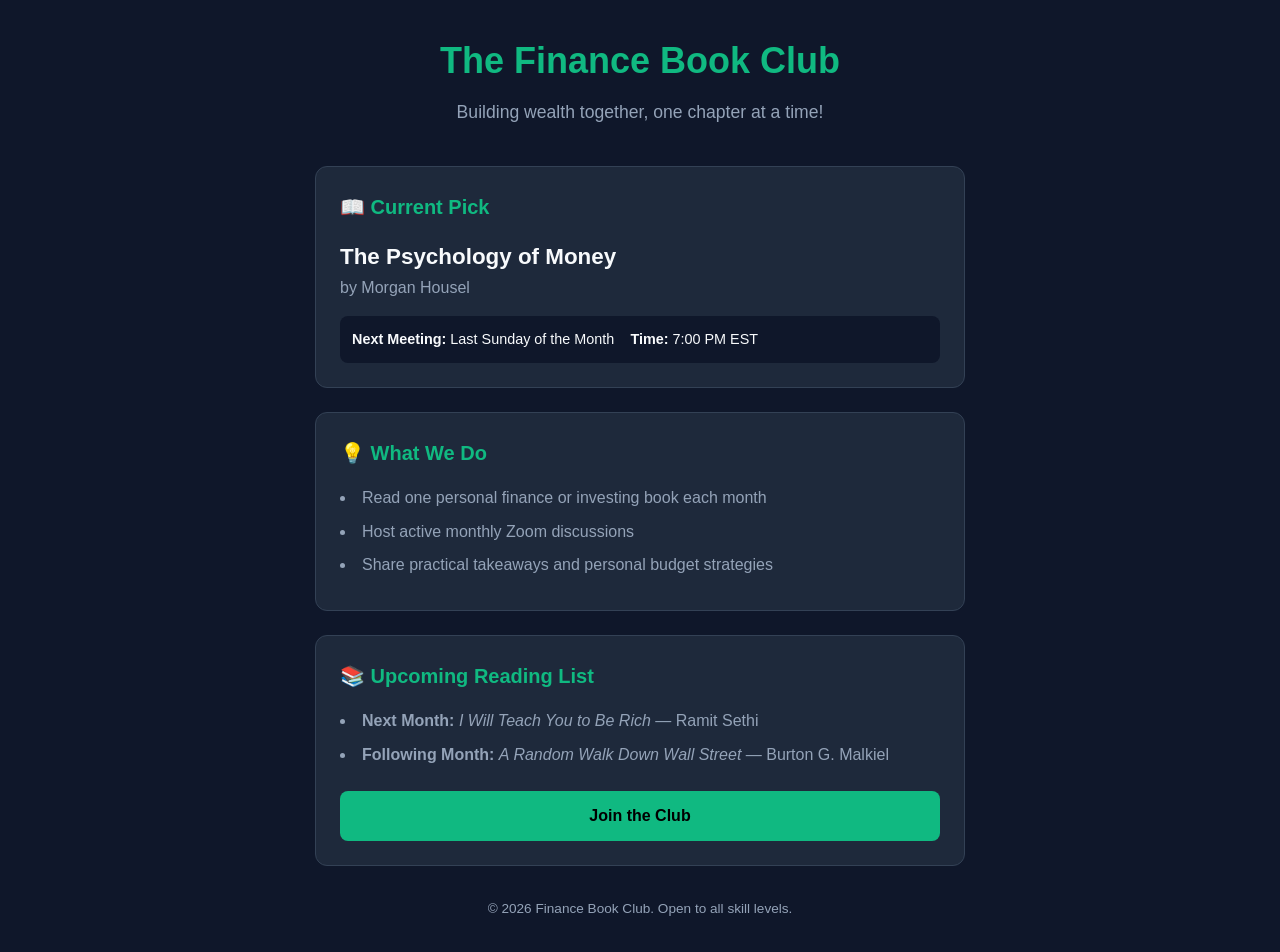
<file: index.html>
<!DOCTYPE html>
<html lang="en">
<head>
    <meta charset="UTF-8">
    <meta name="viewport" content="width=device-width, initial-scale=1.0">
    <title>Finance Book Club</title>
    <style>
        :root {
            --bg: #0f172a;
            --card-bg: #1e293b;
            --accent: #10b981;
            --text: #f8fafc;
            --text-muted: #94a3b8;
        }

        * {
            box-sizing: border-box;
            margin: 0;
            padding: 0;
            font-family: -apple-system, BlinkMacSystemFont, "Segoe UI", Roboto, Helvetica, Arial, sans-serif;
        }

        body {
            background-color: var(--bg);
            color: var(--text);
            line-height: 1.6;
            padding: 2rem 1rem;
            display: flex;
            justify-content: center;
        }

        .container {
            max-width: 650px;
            width: 100%;
        }

        header {
            text-align: center;
            margin-bottom: 2.5rem;
        }

        h1 {
            font-size: 2.25rem;
            color: var(--accent);
            margin-bottom: 0.5rem;
        }

        p.subtitle {
            color: var(--text-muted);
            font-size: 1.1rem;
        }

        .card {
            background-color: var(--card-bg);
            border-radius: 12px;
            padding: 1.5rem;
            margin-bottom: 1.5rem;
            border: 1px solid #334155;
        }

        .card h2 {
            font-size: 1.25rem;
            margin-bottom: 1rem;
            color: var(--accent);
        }

        .book-title {
            font-size: 1.4rem;
            font-weight: bold;
        }

        .book-author {
            color: var(--text-muted);
            margin-bottom: 1rem;
        }

        .meta {
            display: flex;
            gap: 1rem;
            font-size: 0.9rem;
            background: #0f172a;
            padding: 0.75rem;
            border-radius: 8px;
        }

        ul {
            list-style-position: inside;
            color: var(--text-muted);
        }

        ul li {
            margin-bottom: 0.5rem;
        }

        .btn {
            display: inline-block;
            background-color: var(--accent);
            color: #000;
            font-weight: bold;
            padding: 0.75rem 1.5rem;
            border-radius: 8px;
            text-decoration: none;
            margin-top: 1rem;
            text-align: center;
            width: 100%;
        }

        .btn:hover {
            opacity: 0.9;
        }

        footer {
            text-align: center;
            color: var(--text-muted);
            font-size: 0.85rem;
            margin-top: 2rem;
        }
    </style>
</head>
<body>

    <div class="container">
        <header>
            <h1>The Finance Book Club</h1>
            <p class="subtitle">Building wealth together, one chapter at a time!</p>
        </header>

        <section class="card">
            <h2>📖 Current Pick</h2>
            <div class="book-title">The Psychology of Money</div>
            <div class="book-author">by Morgan Housel</div>
            <div class="meta">
                <div><strong>Next Meeting:</strong> Last Sunday of the Month</div>
                <div><strong>Time:</strong> 7:00 PM EST</div>
            </div>
        </section>

        <section class="card">
            <h2>💡 What We Do</h2>
            <ul>
                <li>Read one personal finance or investing book each month</li>
                <li>Host active monthly Zoom discussions</li>
                <li>Share practical takeaways and personal budget strategies</li>
            </ul>
        </section>

        <section class="card">
            <h2>📚 Upcoming Reading List</h2>
            <ul>
                <li><strong>Next Month:</strong> <em>I Will Teach You to Be Rich</em> — Ramit Sethi</li>
                <li><strong>Following Month:</strong> <em>A Random Walk Down Wall Street</em> — Burton G. Malkiel</li>
            </ul>
            <a href="mailto:club@example.com" class="btn">Join the Club</a>
        </section>

        <footer>
            <p>&copy; 2026 Finance Book Club. Open to all skill levels.</p>
        </footer>
    </div>

</body>
</html>
</file>
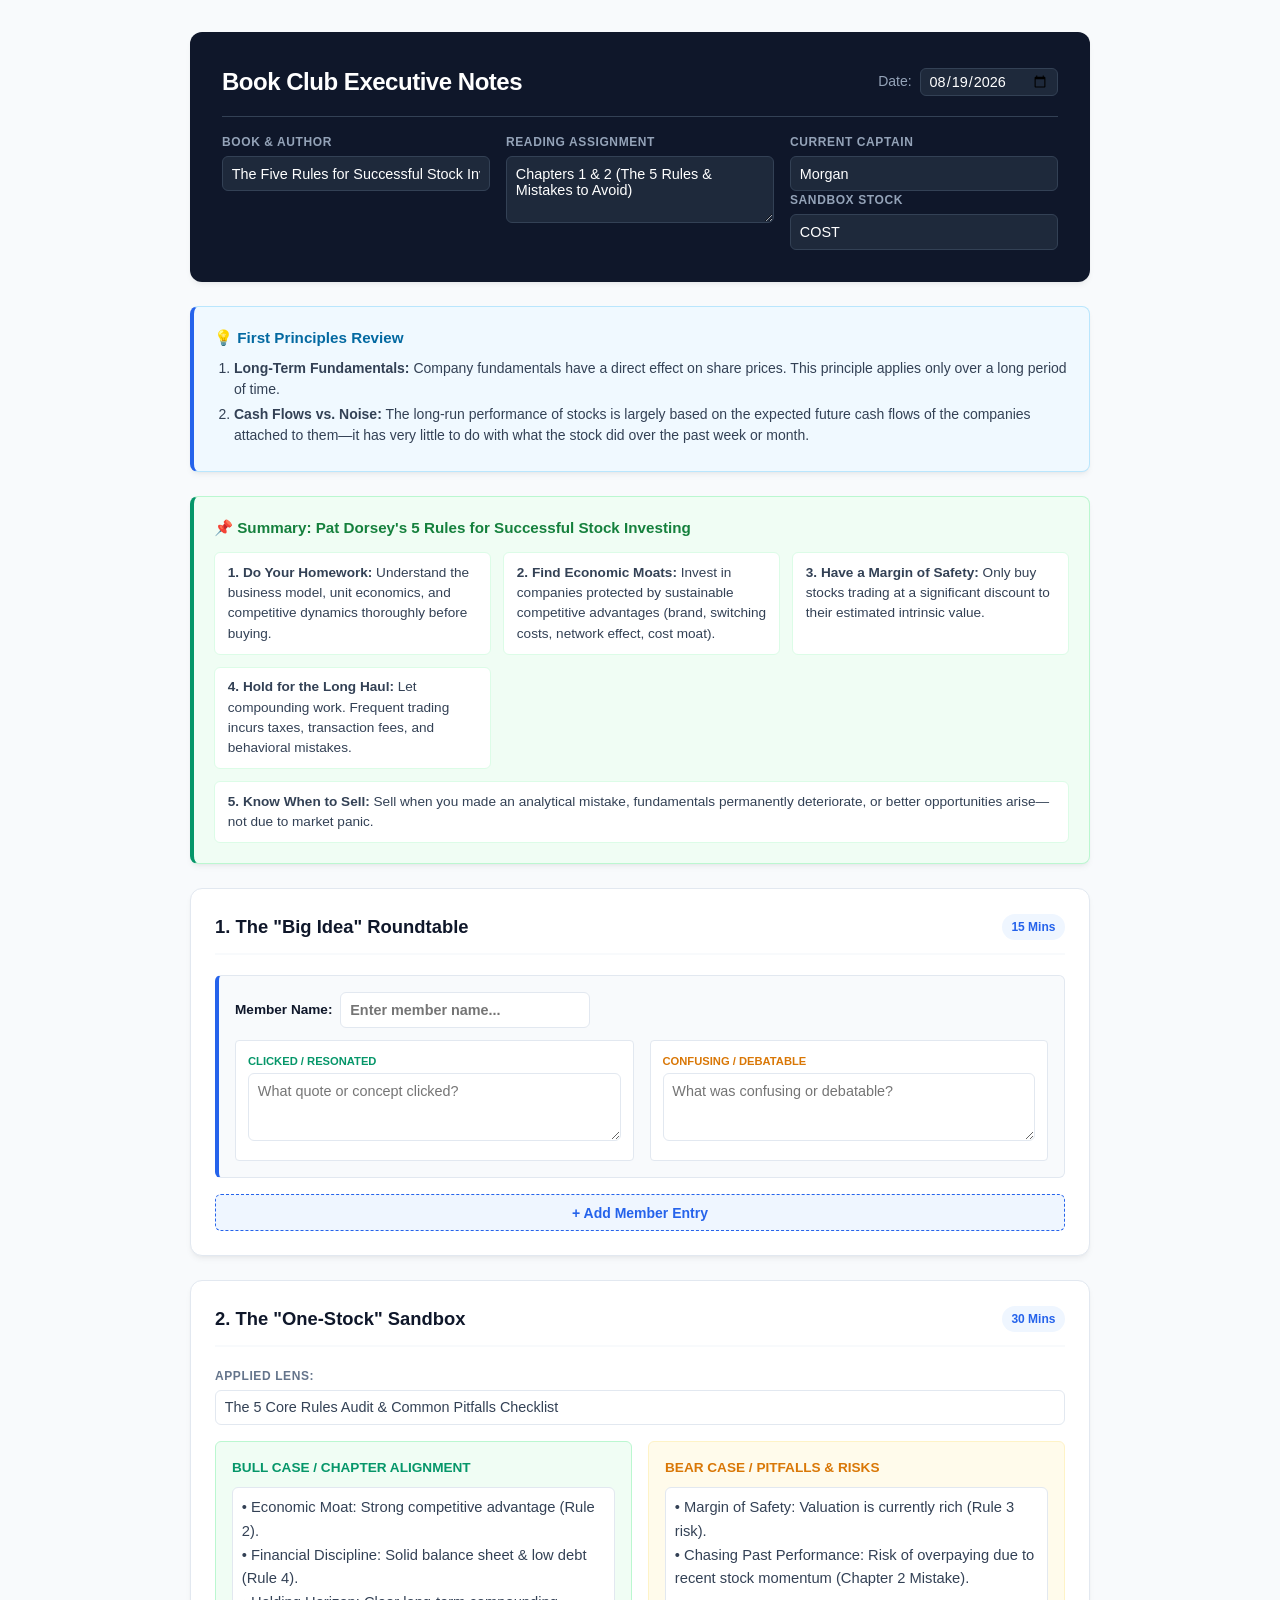
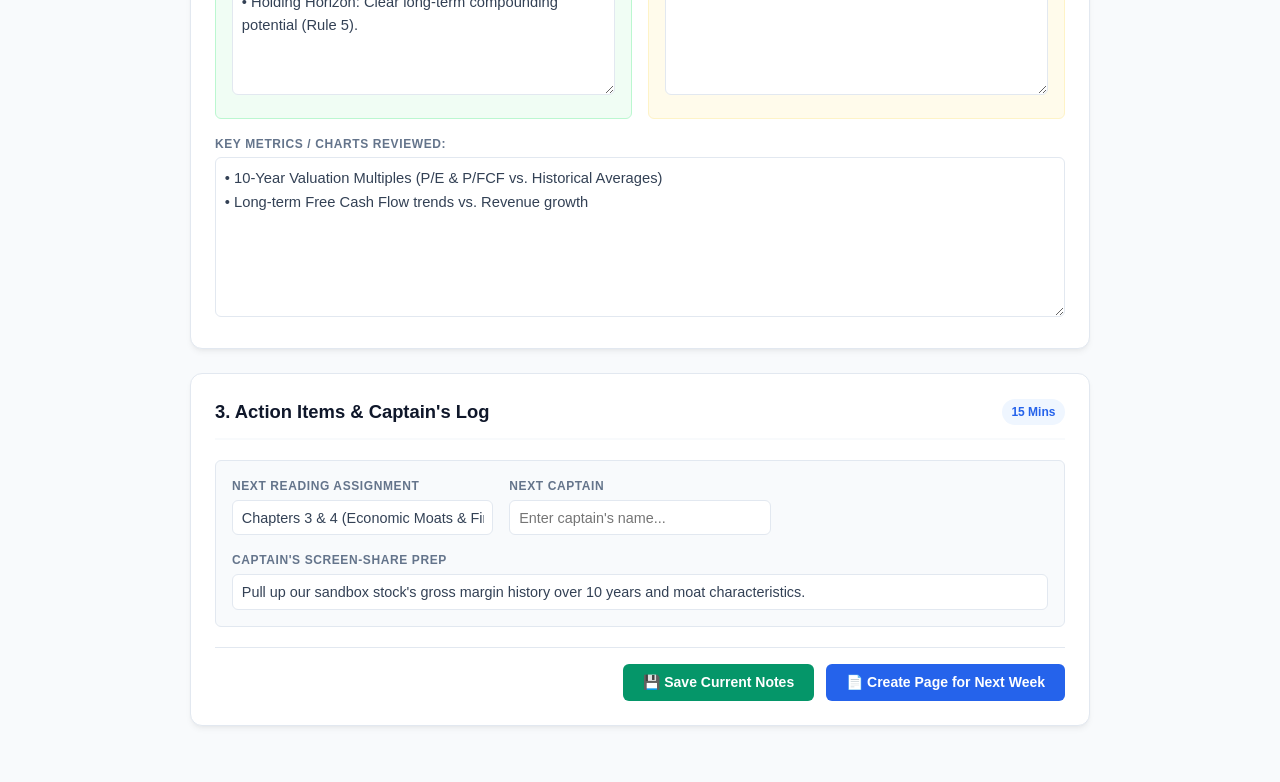
<file: 081926.html>
<!DOCTYPE html>
<html lang="en">
<head>
  <meta charset="UTF-8">
  <meta name="viewport" content="width=device-width, initial-scale=1.0">
  <title>Book Club Executive Notes</title>
  <link rel="stylesheet" href="styles.css">
</head>
<body>

<div class="container">

  <!-- EXECUTIVE HEADER & FORM FIELDS -->
  <header>
    <div class="header-top">
      <h1>Book Club Executive Notes</h1>
      <div class="date-badge">
        <label for="meeting-date">Date:</label>
        <input type="date" id="meeting-date" value="2026-08-19" class="header-input-date">
      </div>
    </div>
    
    <!-- Header Meta Grid Layout -->
    <div class="meta-grid">
      <!-- Top Left -->
      <div class="meta-item">
        <label for="book-title">Book & Author</label>
        <input type="text" id="book-title" value="The Five Rules for Successful Stock Investing – Pat Dorsey" class="header-input">
      </div>
      
      <!-- Top Right -->
      <div class="meta-item">
        <label for="reading-assignment">Reading Assignment</label>
        <textarea id="reading-assignment" rows="3" class="header-input header-textarea">Chapters 1 & 2 (The 5 Rules & Mistakes to Avoid)</textarea>
      </div>
      
      <!-- Bottom Row Container (Current Captain & Sandbox Stock Side-by-Side) -->
      <div class="header-bottom-row">
        <div class="meta-item">
          <label for="current-captain">Current Captain</label>
          <input type="text" id="current-captain" value="Morgan" class="header-input">
        </div>
        <div class="meta-item">
          <label for="sandbox-stock">Sandbox Stock</label>
          <input type="text" id="sandbox-stock" value="COST" class="header-input">
        </div>
      </div>
    </div>
  </header>

  <!-- FIRST PRINCIPLES REVIEW -->
  <div class="principles-card">
    <div class="principles-title">💡 First Principles Review</div>
    <ol class="principles-list">
      <li><strong>Long-Term Fundamentals:</strong> Company fundamentals have a direct effect on share prices. This principle applies only over a long period of time.</li>
      <li><strong>Cash Flows vs. Noise:</strong> The long-run performance of stocks is largely based on the expected future cash flows of the companies attached to them—it has very little to do with what the stock did over the past week or month.</li>
    </ol>
  </div>

  <!-- SUMMARY OF THE 5 RULES -->
  <div class="rules-card">
    <div class="rules-title">📌 Summary: Pat Dorsey's 5 Rules for Successful Stock Investing</div>
    <div class="rules-grid">
      <div class="rule-item"><strong>1. Do Your Homework:</strong> Understand the business model, unit economics, and competitive dynamics thoroughly before buying.</div>
      <div class="rule-item"><strong>2. Find Economic Moats:</strong> Invest in companies protected by sustainable competitive advantages (brand, switching costs, network effect, cost moat).</div>
      <div class="rule-item"><strong>3. Have a Margin of Safety:</strong> Only buy stocks trading at a significant discount to their estimated intrinsic value.</div>
      <div class="rule-item"><strong>4. Hold for the Long Haul:</strong> Let compounding work. Frequent trading incurs taxes, transaction fees, and behavioral mistakes.</div>
      <div class="rule-item full-width"><strong>5. Know When to Sell:</strong> Sell when you made an analytical mistake, fundamentals permanently deteriorate, or better opportunities arise—not due to market panic.</div>
    </div>
  </div>

  <!-- SECTION 1: ROUNDTABLE -->
  <div class="card">
    <div class="card-header">
      <div class="card-title">1. The "Big Idea" Roundtable</div>
      <span class="time-badge">15 Mins</span>
    </div>
    
    <div class="member-grid" id="member-grid">
      <!-- Member 1 (1 default entry) -->
      <div class="member-row">
        <div class="member-name-group">
          <label>Member Name:</label>
          <input type="text" placeholder="Enter member name..." class="member-input">
        </div>
        <div class="insight-group">
          <div class="insight-box resonated">
            <label>Clicked / Resonated</label>
            <textarea rows="3" placeholder="What quote or concept clicked?"></textarea>
          </div>
          <div class="insight-box confusing">
            <label>Confusing / Debatable</label>
            <textarea rows="3" placeholder="What was confusing or debatable?"></textarea>
          </div>
        </div>
      </div>
    </div>

    <button type="button" id="add-member-btn" class="add-btn">+ Add Member Entry</button>
  </div>

  <!-- SECTION 2: ONE-STOCK SANDBOX -->
  <div class="card">
    <div class="card-header">
      <div class="card-title">2. The "One-Stock" Sandbox</div>
      <span class="time-badge">30 Mins</span>
    </div>
    
    <div class="applied-lens-group">
      <label for="applied-lens">Applied Lens:</label>
      <input type="text" id="applied-lens" value="The 5 Core Rules Audit & Common Pitfalls Checklist" class="standard-input">
    </div>

    <div class="sandbox-split">
      <div class="bull-box">
        <div class="box-title">Bull Case / Chapter Alignment</div>
        <textarea id="bull-case" class="tall-textarea" rows="8">• Economic Moat: Strong competitive advantage (Rule 2).
• Financial Discipline: Solid balance sheet & low debt (Rule 4).
• Holding Horizon: Clear long-term compounding potential (Rule 5).</textarea>
      </div>
      <div class="bear-box">
        <div class="box-title">Bear Case / Pitfalls & Risks</div>
        <textarea id="bear-case" class="tall-textarea" rows="8">• Margin of Safety: Valuation is currently rich (Rule 3 risk).
• Chasing Past Performance: Risk of overpaying due to recent stock momentum (Chapter 2 Mistake).</textarea>
      </div>
    </div>

    <div class="metrics-section">
      <label for="key-metrics">Key Metrics / Charts Reviewed:</label>
      <textarea id="key-metrics" class="tall-textarea" rows="4">• 10-Year Valuation Multiples (P/E & P/FCF vs. Historical Averages)
• Long-term Free Cash Flow trends vs. Revenue growth</textarea>
    </div>
  </div>

  <!-- SECTION 3: CAPTAIN'S LOG -->
  <div class="card">
    <div class="card-header">
      <div class="card-title">3. Action Items & Captain's Log</div>
      <span class="time-badge">15 Mins</span>
    </div>
    
    <div class="action-grid">
      <div class="action-item">
        <label for="next-reading">Next Reading Assignment</label>
        <input type="text" id="next-reading" value="Chapters 3 & 4 (Economic Moats & Financial Statement Basics)" class="standard-input">
      </div>
      <div class="action-item">
        <label for="next-captain">Next Captain</label>
        <input type="text" id="next-captain" placeholder="Enter captain's name..." class="standard-input">
      </div>
      <div class="action-item full-width">
        <label for="screen-prep">Captain's Screen-Share Prep</label>
        <input type="text" id="screen-prep" value="Pull up our sandbox stock's gross margin history over 10 years and moat characteristics." class="standard-input">
      </div>
    </div>

    <!-- Action Buttons Container -->
    <div class="next-page-container">
      <button type="button" id="save-notes-btn" class="action-btn save-btn">
        💾 Save Current Notes
      </button>
      <button type="button" id="create-next-page-btn" class="action-btn">
        📄 Create Page for Next Week
      </button>
    </div>
  </div>

</div>

<!-- External JavaScript File -->
<script src="script.js"></script>
</body>
</html>
</file>
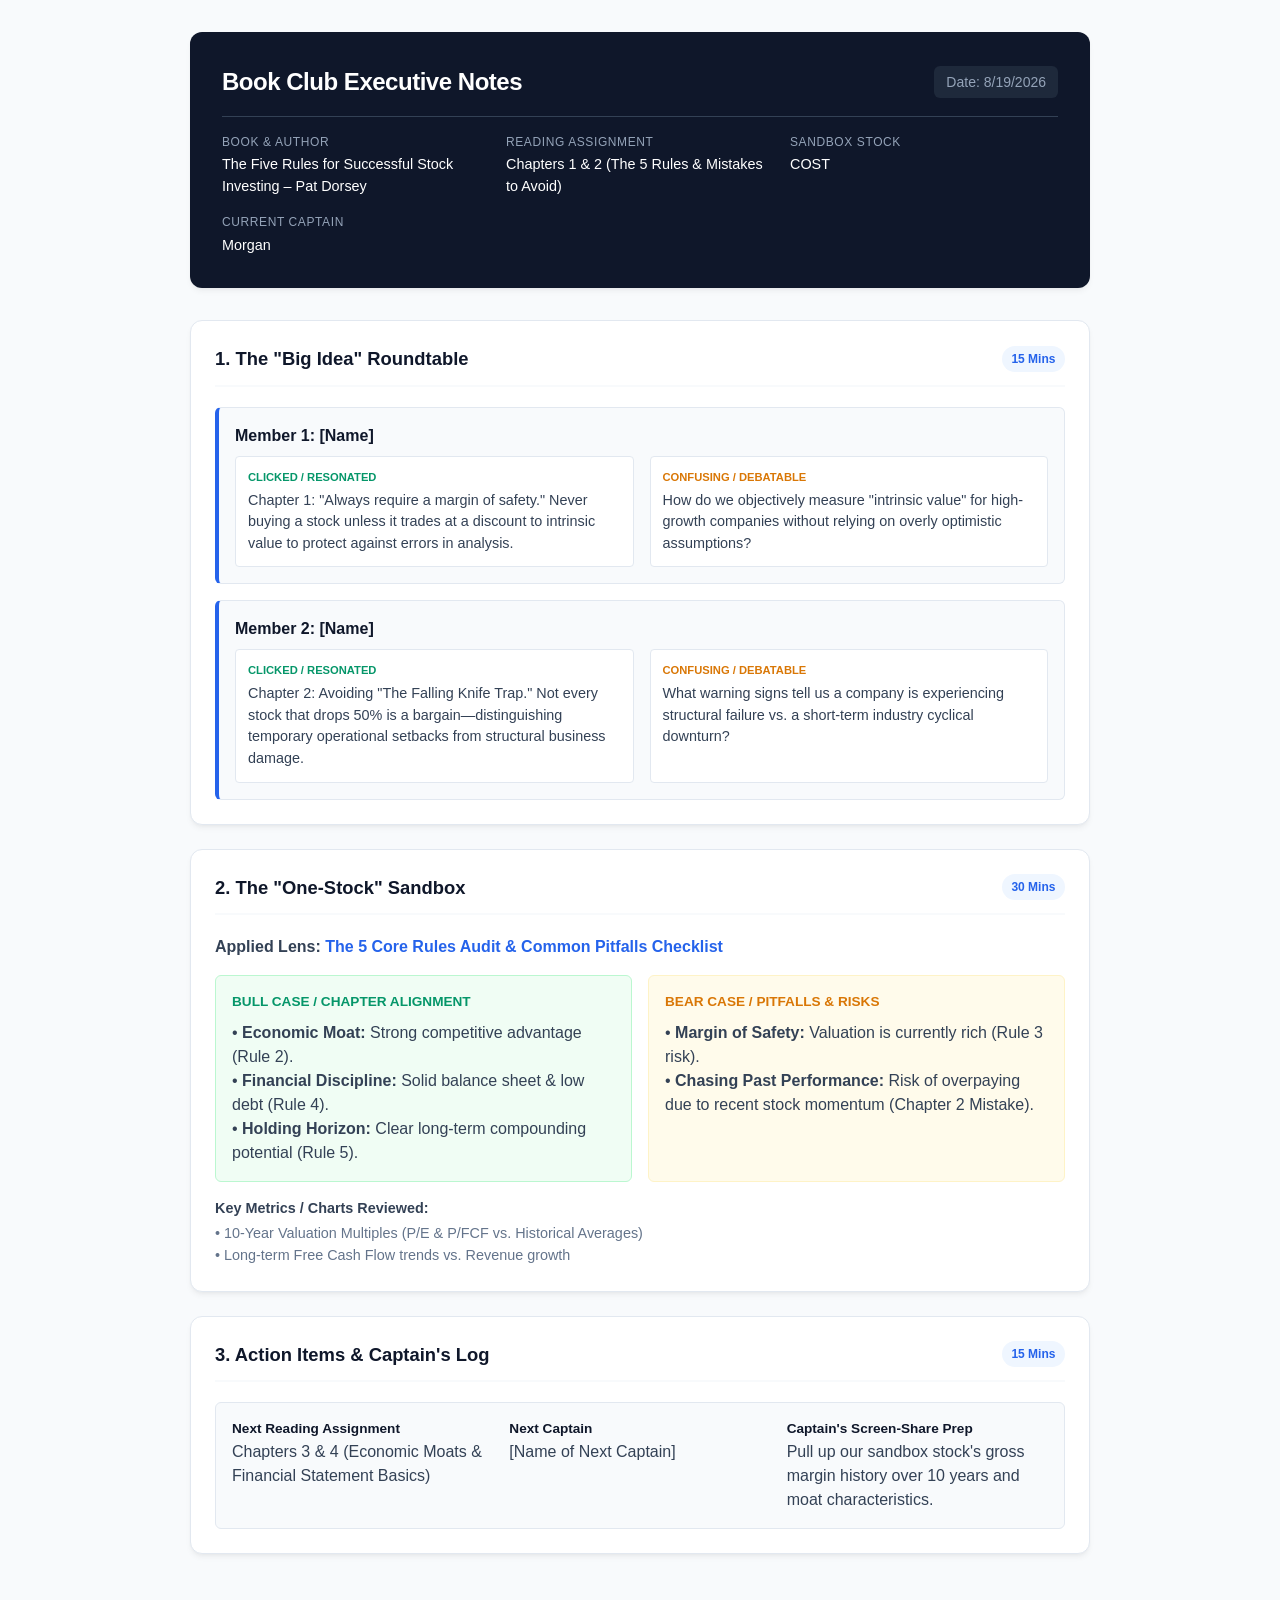
<file: five_rules_ch1_ch2.html>
<!DOCTYPE html>
<html lang="en">
<head>
  <meta charset="UTF-8">
  <meta name="viewport" content="width=device-width, initial-scale=1.0">
  <title>Book Club Executive Notes</title>
  <style>
    :root {
      --bg-main: #f8fafc;
      --surface: #ffffff;
      --primary-dark: #0f172a;
      --accent-blue: #2563eb;
      --accent-amber: #d97706;
      --accent-green: #059669;
      --text-main: #334155;
      --text-muted: #64748b;
      --border-color: #e2e8f0;
      --shadow: 0 4px 6px -1px rgba(0, 0, 0, 0.05), 0 2px 4px -2px rgba(0, 0, 0, 0.05);
    }

    * {
      box-sizing: border-box;
      margin: 0;
      padding: 0;
    }

    body {
      font-family: -apple-system, BlinkMacSystemFont, "Segoe UI", Roboto, Helvetica, Arial, sans-serif;
      background-color: var(--bg-main);
      color: var(--text-main);
      line-height: 1.5;
      padding: 2rem 1rem;
    }

    .container {
      max-width: 900px;
      margin: 0 auto;
    }

    /* Executive Header */
    header {
      background: var(--primary-dark);
      color: white;
      padding: 2rem;
      border-radius: 12px;
      margin-bottom: 2rem;
      box-shadow: var(--shadow);
    }

    .header-top {
      display: flex;
      justify-content: space-between;
      align-items: center;
      border-bottom: 1px solid #334155;
      padding-bottom: 1rem;
      margin-bottom: 1rem;
    }

    .header-top h1 {
      font-size: 1.5rem;
      font-weight: 700;
      letter-spacing: -0.02em;
    }

    .date-badge {
      background: #1e293b;
      padding: 0.35rem 0.75rem;
      border-radius: 6px;
      font-size: 0.875rem;
      color: #94a3b8;
    }

    .meta-grid {
      display: grid;
      grid-template-columns: repeat(auto-fit, minmax(200px, 1fr));
      gap: 1rem;
      font-size: 0.9rem;
    }

    .meta-item span {
      display: block;
      color: #94a3b8;
      font-size: 0.75rem;
      text-transform: uppercase;
      letter-spacing: 0.05em;
      margin-bottom: 0.2rem;
    }

    /* Section Cards */
    .card {
      background: var(--surface);
      border: 1px solid var(--border-color);
      border-radius: 12px;
      padding: 1.5rem;
      margin-bottom: 1.5rem;
      box-shadow: var(--shadow);
    }

    .card-header {
      display: flex;
      align-items: center;
      justify-content: space-between;
      margin-bottom: 1.25rem;
      padding-bottom: 0.75rem;
      border-bottom: 2px solid var(--bg-main);
    }

    .card-title {
      font-size: 1.15rem;
      font-weight: 700;
      color: var(--primary-dark);
      display: flex;
      align-items: center;
      gap: 0.5rem;
    }

    .time-badge {
      font-size: 0.75rem;
      font-weight: 600;
      padding: 0.25rem 0.6rem;
      border-radius: 20px;
      background: #eff6ff;
      color: var(--accent-blue);
    }

    /* Section 1: Roundtable Layout */
    .member-grid {
      display: grid;
      gap: 1rem;
    }

    .member-row {
      background: #f8fafc;
      border: 1px solid var(--border-color);
      border-left: 4px solid var(--accent-blue);
      border-radius: 6px;
      padding: 1rem;
    }

    .member-name {
      font-weight: 700;
      color: var(--primary-dark);
      margin-bottom: 0.5rem;
    }

    .insight-group {
      display: grid;
      grid-template-columns: 1fr 1fr;
      gap: 1rem;
      font-size: 0.9rem;
    }

    @media (max-width: 600px) {
      .insight-group { grid-template-columns: 1fr; }
    }

    .insight-box {
      background: white;
      padding: 0.75rem;
      border-radius: 4px;
      border: 1px solid var(--border-color);
    }

    .insight-box label {
      display: block;
      font-size: 0.7rem;
      font-weight: 700;
      text-transform: uppercase;
      margin-bottom: 0.25rem;
    }

    .resonated label { color: var(--accent-green); }
    .confusing label { color: var(--accent-amber); }

    /* Section 2: Sandbox Layout */
    .sandbox-split {
      display: grid;
      grid-template-columns: 1fr 1fr;
      gap: 1rem;
      margin-top: 1rem;
    }

    @media (max-width: 600px) {
      .sandbox-split { grid-template-columns: 1fr; }
    }

    .bull-box {
      background: #f0fdf4;
      border: 1px solid #bbf7d0;
      border-radius: 6px;
      padding: 1rem;
    }

    .bear-box {
      background: #fffbeb;
      border: 1px solid #fef3c7;
      border-radius: 6px;
      padding: 1rem;
    }

    .box-title {
      font-size: 0.85rem;
      font-weight: 700;
      text-transform: uppercase;
      margin-bottom: 0.5rem;
    }

    .bull-box .box-title { color: var(--accent-green); }
    .bear-box .box-title { color: var(--accent-amber); }

    /* Section 3: Action Items */
    .action-grid {
      display: grid;
      grid-template-columns: repeat(auto-fit, minmax(250px, 1fr));
      gap: 1rem;
      background: #f8fafc;
      padding: 1rem;
      border-radius: 6px;
      border: 1px solid var(--border-color);
    }

    .action-item strong {
      display: block;
      color: var(--primary-dark);
      font-size: 0.85rem;
    }

    /* Interactive Input Support */
    [contenteditable="true"] {
      outline: none;
      transition: background 0.2s ease;
    }

    [contenteditable="true"]:hover, [contenteditable="true"]:focus {
      background: #f1f5f9;
      border-radius: 4px;
    }

    /* Print Styles */
    @media print {
      body { background: white; padding: 0; }
      .card, header { box-shadow: none; border: 1px solid #ccc; }
    }
  </style>
</head>
<body>

<div class="container">

  <!-- EXECUTIVE HEADER -->
  <header>
    <div class="header-top">
      <h1 contenteditable="true">Book Club Executive Notes</h1>
      <div class="date-badge" contenteditable="true">Date: 8/19/2026</div>
    </div>
    <div class="meta-grid">
      <div class="meta-item">
        <span>Book & Author</span>
        <div contenteditable="true">The Five Rules for Successful Stock Investing – Pat Dorsey</div>
      </div>
      <div class="meta-item">
        <span>Reading Assignment</span>
        <div contenteditable="true">Chapters 1 & 2 (The 5 Rules & Mistakes to Avoid)</div>
      </div>
      <div class="meta-item">
        <span>Sandbox Stock</span>
        <div contenteditable="true">COST</div>
      </div>
      <div class="meta-item">
        <span>Current Captain</span>
        <div contenteditable="true">Morgan</div>
      </div>
    </div>
  </header>

  <!-- SECTION 1: ROUNDTABLE -->
  <div class="card">
    <div class="card-header">
      <div class="card-title">1. The "Big Idea" Roundtable</div>
      <span class="time-badge">15 Mins</span>
    </div>
    
    <div class="member-grid">
      
      <!-- Member 1 -->
      <div class="member-row">
        <div class="member-name" contenteditable="true">Member 1: [Name]</div>
        <div class="insight-group">
          <div class="insight-box resonated">
            <label>Clicked / Resonated</label>
            <div contenteditable="true">Chapter 1: "Always require a margin of safety." Never buying a stock unless it trades at a discount to intrinsic value to protect against errors in analysis.</div>
          </div>
          <div class="insight-box confusing">
            <label>Confusing / Debatable</label>
            <div contenteditable="true">How do we objectively measure "intrinsic value" for high-growth companies without relying on overly optimistic assumptions?</div>
          </div>
        </div>
      </div>

      <!-- Member 2 -->
      <div class="member-row">
        <div class="member-name" contenteditable="true">Member 2: [Name]</div>
        <div class="insight-group">
          <div class="insight-box resonated">
            <label>Clicked / Resonated</label>
            <div contenteditable="true">Chapter 2: Avoiding "The Falling Knife Trap." Not every stock that drops 50% is a bargain—distinguishing temporary operational setbacks from structural business damage.</div>
          </div>
          <div class="insight-box confusing">
            <label>Confusing / Debatable</label>
            <div contenteditable="true">What warning signs tell us a company is experiencing structural failure vs. a short-term industry cyclical downturn?</div>
          </div>
        </div>
      </div>

    </div>
  </div>

  <!-- SECTION 2: ONE-STOCK SANDBOX -->
  <div class="card">
    <div class="card-header">
      <div class="card-title">2. The "One-Stock" Sandbox</div>
      <span class="time-badge">30 Mins</span>
    </div>
    
    <div style="margin-bottom: 1rem;">
      <strong>Applied Lens:</strong> 
      <span contenteditable="true" style="color: var(--accent-blue); font-weight: 600;">The 5 Core Rules Audit & Common Pitfalls Checklist</span>
    </div>

    <div class="sandbox-split">
      <div class="bull-box">
        <div class="box-title">Bull Case / Chapter Alignment</div>
        <div contenteditable="true">
          • <strong>Economic Moat:</strong> Strong competitive advantage (Rule 2).<br>
          • <strong>Financial Discipline:</strong> Solid balance sheet & low debt (Rule 4).<br>
          • <strong>Holding Horizon:</strong> Clear long-term compounding potential (Rule 5).
        </div>
      </div>
      <div class="bear-box">
        <div class="box-title">Bear Case / Pitfalls & Risks</div>
        <div contenteditable="true">
          • <strong>Margin of Safety:</strong> Valuation is currently rich (Rule 3 risk).<br>
          • <strong>Chasing Past Performance:</strong> Risk of overpaying due to recent stock momentum (Chapter 2 Mistake).
        </div>
      </div>
    </div>

    <div style="margin-top: 1rem; font-size: 0.9rem;">
      <strong>Key Metrics / Charts Reviewed:</strong>
      <div contenteditable="true" style="margin-top: 0.25rem; color: var(--text-muted);">
        • 10-Year Valuation Multiples (P/E & P/FCF vs. Historical Averages)<br>
        • Long-term Free Cash Flow trends vs. Revenue growth
      </div>
    </div>
  </div>

  <!-- SECTION 3: CAPTAIN'S LOG -->
  <div class="card">
    <div class="card-header">
      <div class="card-title">3. Action Items & Captain's Log</div>
      <span class="time-badge">15 Mins</span>
    </div>
    
    <div class="action-grid">
      <div class="action-item">
        <strong>Next Reading Assignment</strong>
        <div contenteditable="true">Chapters 3 & 4 (Economic Moats & Financial Statement Basics)</div>
      </div>
      <div class="action-item">
        <strong>Next Captain</strong>
        <div contenteditable="true">[Name of Next Captain]</div>
      </div>
      <div class="action-item">
        <strong>Captain's Screen-Share Prep</strong>
        <div contenteditable="true">Pull up our sandbox stock's gross margin history over 10 years and moat characteristics.</div>
      </div>
    </div>
  </div>

</div>

</body>
</html>
</file>
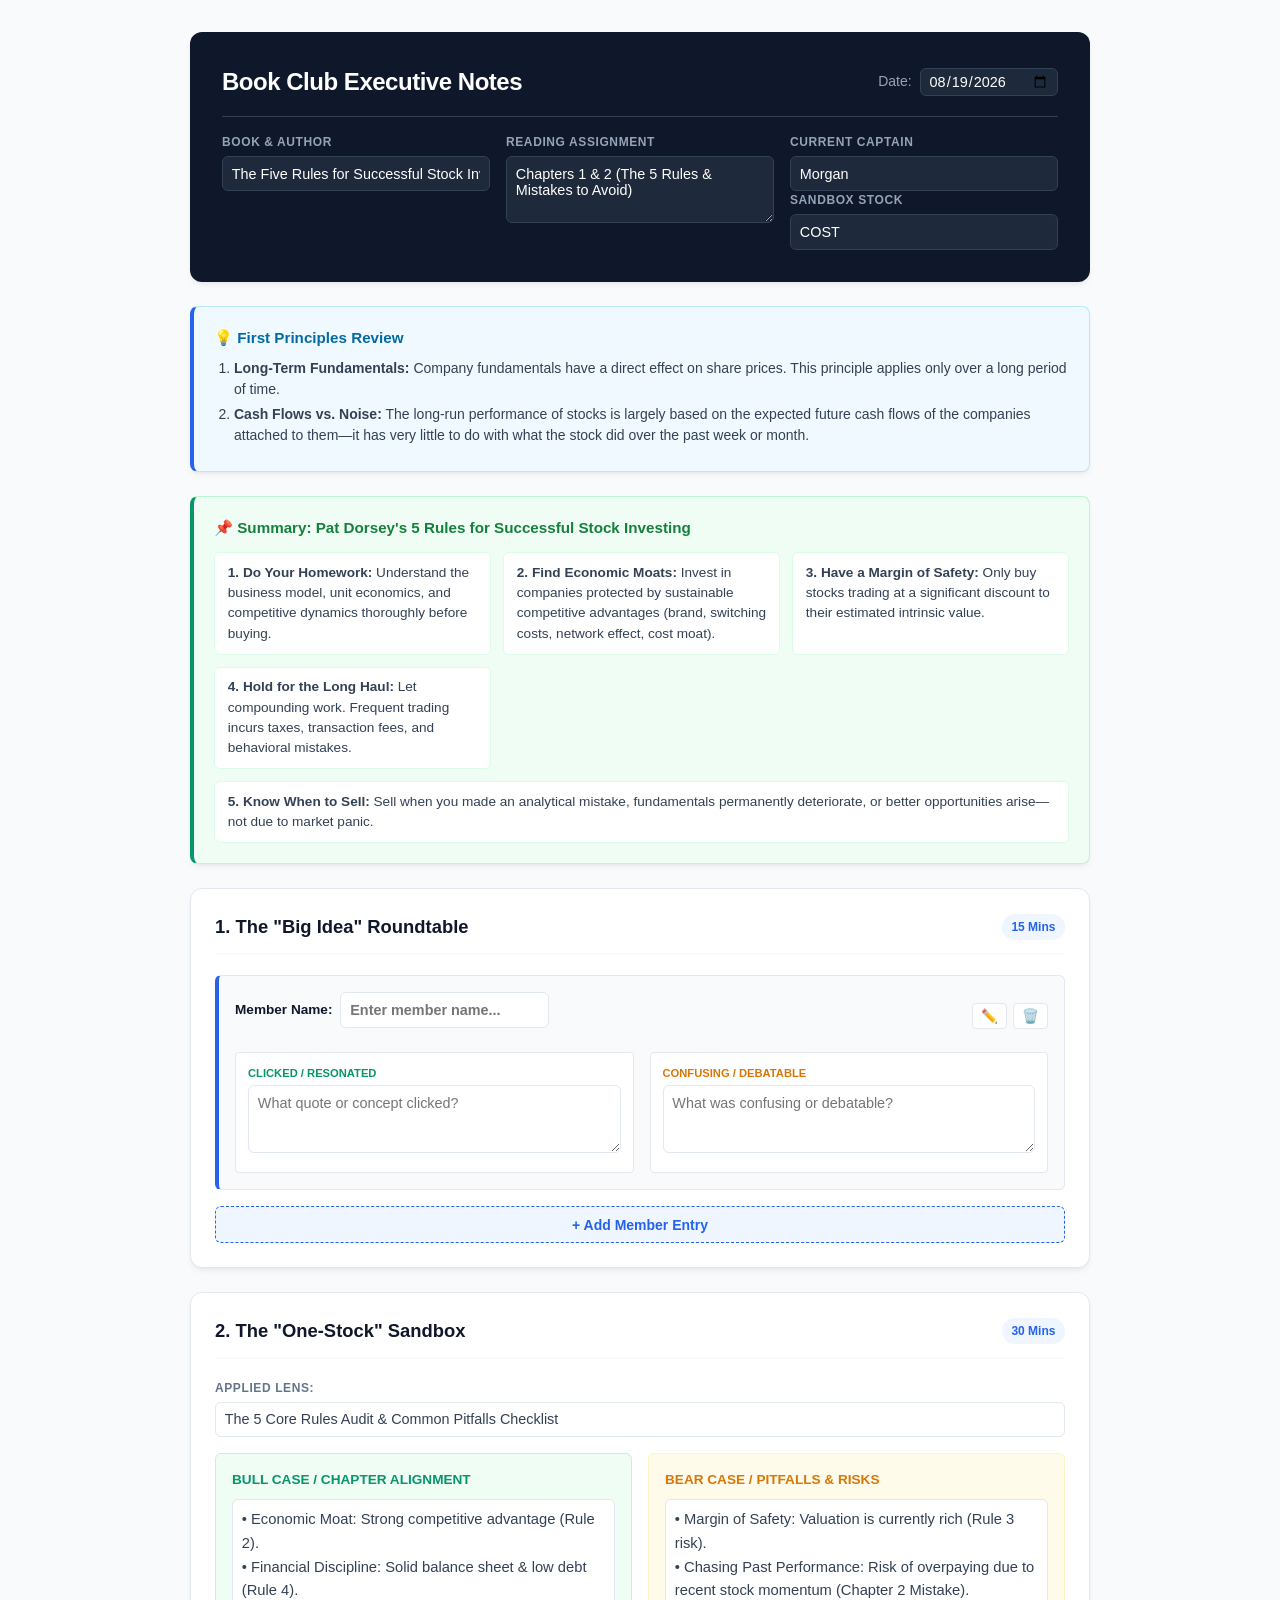
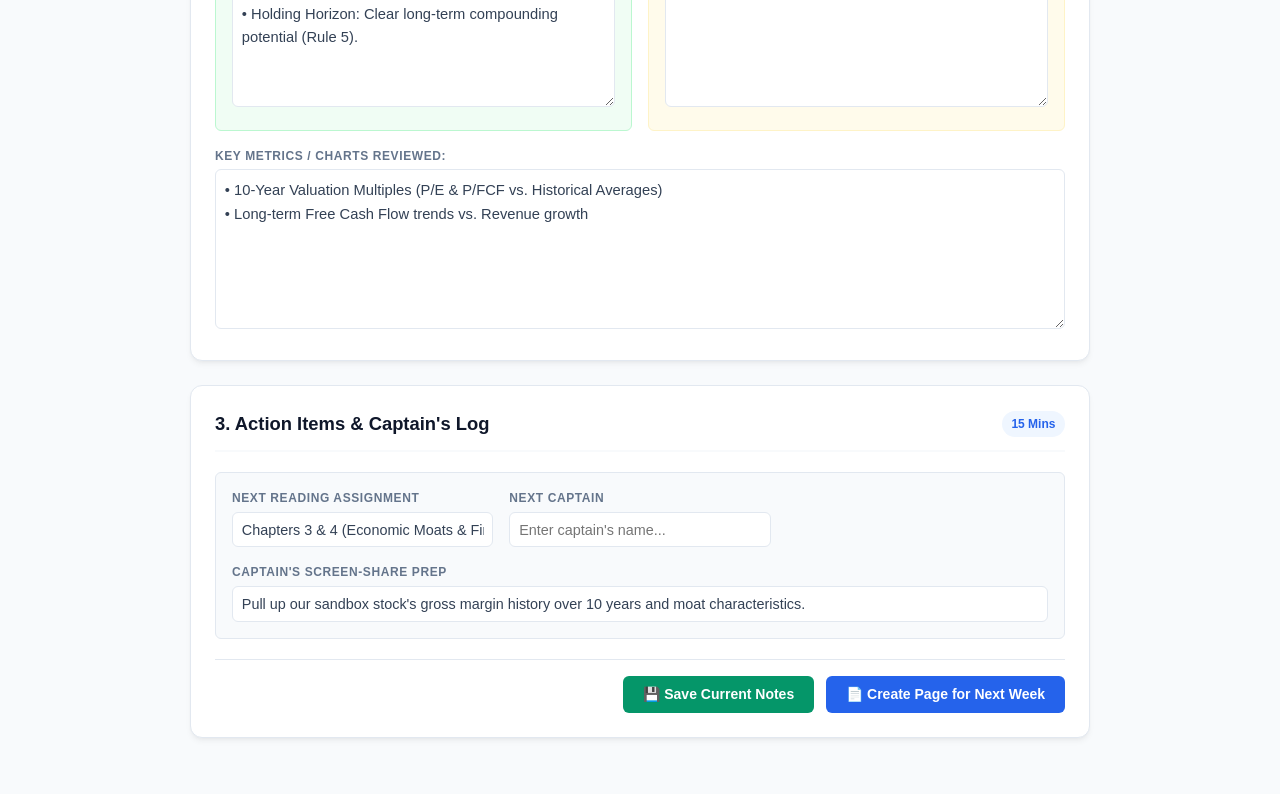
<file: meeting_template.html>
<!DOCTYPE html>
<html lang="en">
<head>
  <meta charset="UTF-8">
  <meta name="viewport" content="width=device-width, initial-scale=1.0">
  <title>Book Club Executive Notes</title>
  <link rel="stylesheet" href="styles.css">
</head>
<body>

<div class="container">

  <!-- EXECUTIVE HEADER & FORM FIELDS -->
  <header>
    <div class="header-top">
      <h1>Book Club Executive Notes</h1>
      <div class="date-badge">
        <label for="meeting-date">Date:</label>
        <input type="date" id="meeting-date" value="2026-08-19" class="header-input-date">
      </div>
    </div>
    
    <!-- Header Meta Grid Layout -->
    <div class="meta-grid">
      <!-- Top Left -->
      <div class="meta-item">
        <label for="book-title">Book & Author</label>
        <input type="text" id="book-title" value="The Five Rules for Successful Stock Investing – Pat Dorsey" class="header-input">
      </div>
      
      <!-- Top Right -->
      <div class="meta-item">
        <label for="reading-assignment">Reading Assignment</label>
        <textarea id="reading-assignment" rows="3" class="header-input header-textarea">Chapters 1 & 2 (The 5 Rules & Mistakes to Avoid)</textarea>
      </div>
      
      <!-- Bottom Row Container (Current Captain & Sandbox Stock Side-by-Side) -->
      <div class="header-bottom-row">
        <div class="meta-item">
          <label for="current-captain">Current Captain</label>
          <input type="text" id="current-captain" value="Morgan" class="header-input">
        </div>
        <div class="meta-item">
          <label for="sandbox-stock">Sandbox Stock</label>
          <input type="text" id="sandbox-stock" value="COST" class="header-input">
        </div>
      </div>
    </div>
  </header>

  <!-- FIRST PRINCIPLES REVIEW -->
  <div class="principles-card">
    <div class="principles-title">💡 First Principles Review</div>
    <ol class="principles-list">
      <li><strong>Long-Term Fundamentals:</strong> Company fundamentals have a direct effect on share prices. This principle applies only over a long period of time.</li>
      <li><strong>Cash Flows vs. Noise:</strong> The long-run performance of stocks is largely based on the expected future cash flows of the companies attached to them—it has very little to do with what the stock did over the past week or month.</li>
    </ol>
  </div>

  <!-- SUMMARY OF THE 5 RULES -->
  <div class="rules-card">
    <div class="rules-title">📌 Summary: Pat Dorsey's 5 Rules for Successful Stock Investing</div>
    <div class="rules-grid">
      <div class="rule-item"><strong>1. Do Your Homework:</strong> Understand the business model, unit economics, and competitive dynamics thoroughly before buying.</div>
      <div class="rule-item"><strong>2. Find Economic Moats:</strong> Invest in companies protected by sustainable competitive advantages (brand, switching costs, network effect, cost moat).</div>
      <div class="rule-item"><strong>3. Have a Margin of Safety:</strong> Only buy stocks trading at a significant discount to their estimated intrinsic value.</div>
      <div class="rule-item"><strong>4. Hold for the Long Haul:</strong> Let compounding work. Frequent trading incurs taxes, transaction fees, and behavioral mistakes.</div>
      <div class="rule-item full-width"><strong>5. Know When to Sell:</strong> Sell when you made an analytical mistake, fundamentals permanently deteriorate, or better opportunities arise—not due to market panic.</div>
    </div>
  </div>

  <!-- SECTION 1: ROUNDTABLE -->
  <div class="card">
    <div class="card-header">
      <div class="card-title">1. The "Big Idea" Roundtable</div>
      <span class="time-badge">15 Mins</span>
    </div>
    
    <!-- Member rows dynamically rendered and autosaved by script.js -->
    <div class="member-grid" id="member-grid"></div>

    <button type="button" id="add-member-btn" class="add-btn">+ Add Member Entry</button>
  </div>

  <!-- SECTION 2: ONE-STOCK SANDBOX -->
  <div class="card">
    <div class="card-header">
      <div class="card-title">2. The "One-Stock" Sandbox</div>
      <span class="time-badge">30 Mins</span>
    </div>
    
    <div class="applied-lens-group">
      <label for="applied-lens">Applied Lens:</label>
      <input type="text" id="applied-lens" value="The 5 Core Rules Audit & Common Pitfalls Checklist" class="standard-input">
    </div>

    <div class="sandbox-split">
      <div class="bull-box">
        <div class="box-title">Bull Case / Chapter Alignment</div>
        <textarea id="bull-case" class="tall-textarea" rows="8">• Economic Moat: Strong competitive advantage (Rule 2).
• Financial Discipline: Solid balance sheet & low debt (Rule 4).
• Holding Horizon: Clear long-term compounding potential (Rule 5).</textarea>
      </div>
      <div class="bear-box">
        <div class="box-title">Bear Case / Pitfalls & Risks</div>
        <textarea id="bear-case" class="tall-textarea" rows="8">• Margin of Safety: Valuation is currently rich (Rule 3 risk).
• Chasing Past Performance: Risk of overpaying due to recent stock momentum (Chapter 2 Mistake).</textarea>
      </div>
    </div>

    <div class="metrics-section">
      <label for="key-metrics">Key Metrics / Charts Reviewed:</label>
      <textarea id="key-metrics" class="tall-textarea" rows="4">• 10-Year Valuation Multiples (P/E & P/FCF vs. Historical Averages)
• Long-term Free Cash Flow trends vs. Revenue growth</textarea>
    </div>
  </div>

  <!-- SECTION 3: CAPTAIN'S LOG -->
  <div class="card">
    <div class="card-header">
      <div class="card-title">3. Action Items & Captain's Log</div>
      <span class="time-badge">15 Mins</span>
    </div>
    
    <div class="action-grid">
      <div class="action-item">
        <label for="next-reading">Next Reading Assignment</label>
        <input type="text" id="next-reading" value="Chapters 3 & 4 (Economic Moats & Financial Statement Basics)" class="standard-input">
      </div>
      <div class="action-item">
        <label for="next-captain">Next Captain</label>
        <input type="text" id="next-captain" placeholder="Enter captain's name..." class="standard-input">
      </div>
      <div class="action-item full-width">
        <label for="screen-prep">Captain's Screen-Share Prep</label>
        <input type="text" id="screen-prep" value="Pull up our sandbox stock's gross margin history over 10 years and moat characteristics." class="standard-input">
      </div>
    </div>

    <!-- Action Buttons Container -->
    <div class="next-page-container">
      <button type="button" id="save-notes-btn" class="action-btn save-btn">
        💾 Save Current Notes
      </button>
      <button type="button" id="create-next-page-btn" class="action-btn">
        📄 Create Page for Next Week
      </button>
    </div>
  </div>

</div>

<!-- External JavaScript File -->
<script src="script.js"></script>
</body>
</html>
</file>
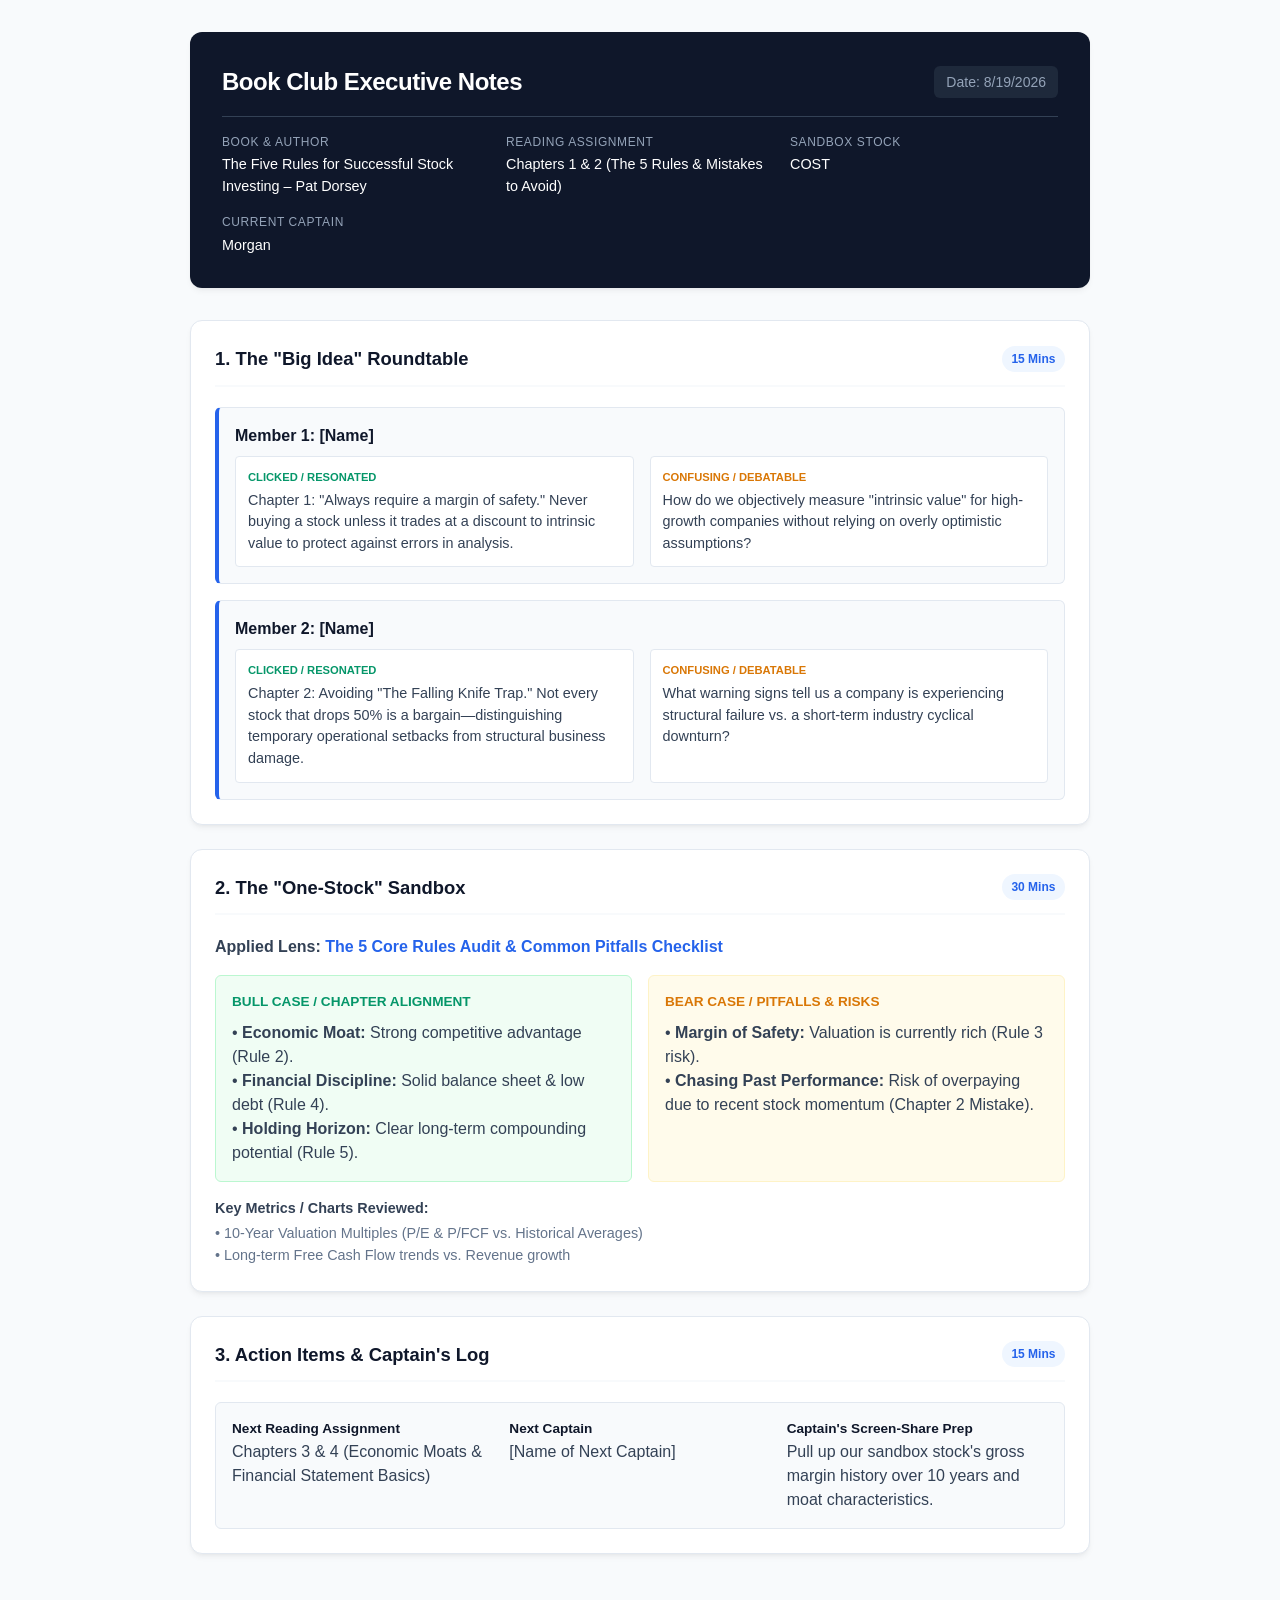
<file: html/five_rules_ch1_ch2.html>
<!DOCTYPE html>
<html lang="en">
<head>
  <meta charset="UTF-8">
  <meta name="viewport" content="width=device-width, initial-scale=1.0">
  <title>Book Club Executive Notes</title>
  <style>
    :root {
      --bg-main: #f8fafc;
      --surface: #ffffff;
      --primary-dark: #0f172a;
      --accent-blue: #2563eb;
      --accent-amber: #d97706;
      --accent-green: #059669;
      --text-main: #334155;
      --text-muted: #64748b;
      --border-color: #e2e8f0;
      --shadow: 0 4px 6px -1px rgba(0, 0, 0, 0.05), 0 2px 4px -2px rgba(0, 0, 0, 0.05);
    }

    * {
      box-sizing: border-box;
      margin: 0;
      padding: 0;
    }

    body {
      font-family: -apple-system, BlinkMacSystemFont, "Segoe UI", Roboto, Helvetica, Arial, sans-serif;
      background-color: var(--bg-main);
      color: var(--text-main);
      line-height: 1.5;
      padding: 2rem 1rem;
    }

    .container {
      max-width: 900px;
      margin: 0 auto;
    }

    /* Executive Header */
    header {
      background: var(--primary-dark);
      color: white;
      padding: 2rem;
      border-radius: 12px;
      margin-bottom: 2rem;
      box-shadow: var(--shadow);
    }

    .header-top {
      display: flex;
      justify-content: space-between;
      align-items: center;
      border-bottom: 1px solid #334155;
      padding-bottom: 1rem;
      margin-bottom: 1rem;
    }

    .header-top h1 {
      font-size: 1.5rem;
      font-weight: 700;
      letter-spacing: -0.02em;
    }

    .date-badge {
      background: #1e293b;
      padding: 0.35rem 0.75rem;
      border-radius: 6px;
      font-size: 0.875rem;
      color: #94a3b8;
    }

    .meta-grid {
      display: grid;
      grid-template-columns: repeat(auto-fit, minmax(200px, 1fr));
      gap: 1rem;
      font-size: 0.9rem;
    }

    .meta-item span {
      display: block;
      color: #94a3b8;
      font-size: 0.75rem;
      text-transform: uppercase;
      letter-spacing: 0.05em;
      margin-bottom: 0.2rem;
    }

    /* Section Cards */
    .card {
      background: var(--surface);
      border: 1px solid var(--border-color);
      border-radius: 12px;
      padding: 1.5rem;
      margin-bottom: 1.5rem;
      box-shadow: var(--shadow);
    }

    .card-header {
      display: flex;
      align-items: center;
      justify-content: space-between;
      margin-bottom: 1.25rem;
      padding-bottom: 0.75rem;
      border-bottom: 2px solid var(--bg-main);
    }

    .card-title {
      font-size: 1.15rem;
      font-weight: 700;
      color: var(--primary-dark);
      display: flex;
      align-items: center;
      gap: 0.5rem;
    }

    .time-badge {
      font-size: 0.75rem;
      font-weight: 600;
      padding: 0.25rem 0.6rem;
      border-radius: 20px;
      background: #eff6ff;
      color: var(--accent-blue);
    }

    /* Section 1: Roundtable Layout */
    .member-grid {
      display: grid;
      gap: 1rem;
    }

    .member-row {
      background: #f8fafc;
      border: 1px solid var(--border-color);
      border-left: 4px solid var(--accent-blue);
      border-radius: 6px;
      padding: 1rem;
    }

    .member-name {
      font-weight: 700;
      color: var(--primary-dark);
      margin-bottom: 0.5rem;
    }

    .insight-group {
      display: grid;
      grid-template-columns: 1fr 1fr;
      gap: 1rem;
      font-size: 0.9rem;
    }

    @media (max-width: 600px) {
      .insight-group { grid-template-columns: 1fr; }
    }

    .insight-box {
      background: white;
      padding: 0.75rem;
      border-radius: 4px;
      border: 1px solid var(--border-color);
    }

    .insight-box label {
      display: block;
      font-size: 0.7rem;
      font-weight: 700;
      text-transform: uppercase;
      margin-bottom: 0.25rem;
    }

    .resonated label { color: var(--accent-green); }
    .confusing label { color: var(--accent-amber); }

    /* Section 2: Sandbox Layout */
    .sandbox-split {
      display: grid;
      grid-template-columns: 1fr 1fr;
      gap: 1rem;
      margin-top: 1rem;
    }

    @media (max-width: 600px) {
      .sandbox-split { grid-template-columns: 1fr; }
    }

    .bull-box {
      background: #f0fdf4;
      border: 1px solid #bbf7d0;
      border-radius: 6px;
      padding: 1rem;
    }

    .bear-box {
      background: #fffbeb;
      border: 1px solid #fef3c7;
      border-radius: 6px;
      padding: 1rem;
    }

    .box-title {
      font-size: 0.85rem;
      font-weight: 700;
      text-transform: uppercase;
      margin-bottom: 0.5rem;
    }

    .bull-box .box-title { color: var(--accent-green); }
    .bear-box .box-title { color: var(--accent-amber); }

    /* Section 3: Action Items */
    .action-grid {
      display: grid;
      grid-template-columns: repeat(auto-fit, minmax(250px, 1fr));
      gap: 1rem;
      background: #f8fafc;
      padding: 1rem;
      border-radius: 6px;
      border: 1px solid var(--border-color);
    }

    .action-item strong {
      display: block;
      color: var(--primary-dark);
      font-size: 0.85rem;
    }

    /* Interactive Input Support */
    [contenteditable="true"] {
      outline: none;
      transition: background 0.2s ease;
    }

    [contenteditable="true"]:hover, [contenteditable="true"]:focus {
      background: #f1f5f9;
      border-radius: 4px;
    }

    /* Print Styles */
    @media print {
      body { background: white; padding: 0; }
      .card, header { box-shadow: none; border: 1px solid #ccc; }
    }
  </style>
</head>
<body>

<div class="container">

  <!-- EXECUTIVE HEADER -->
  <header>
    <div class="header-top">
      <h1 contenteditable="true">Book Club Executive Notes</h1>
      <div class="date-badge" contenteditable="true">Date: 8/19/2026</div>
    </div>
    <div class="meta-grid">
      <div class="meta-item">
        <span>Book & Author</span>
        <div contenteditable="true">The Five Rules for Successful Stock Investing – Pat Dorsey</div>
      </div>
      <div class="meta-item">
        <span>Reading Assignment</span>
        <div contenteditable="true">Chapters 1 & 2 (The 5 Rules & Mistakes to Avoid)</div>
      </div>
      <div class="meta-item">
        <span>Sandbox Stock</span>
        <div contenteditable="true">COST</div>
      </div>
      <div class="meta-item">
        <span>Current Captain</span>
        <div contenteditable="true">Morgan</div>
      </div>
    </div>
  </header>

  <!-- SECTION 1: ROUNDTABLE -->
  <div class="card">
    <div class="card-header">
      <div class="card-title">1. The "Big Idea" Roundtable</div>
      <span class="time-badge">15 Mins</span>
    </div>
    <div class="member-grid">
      
      <!-- Member 1 -->
      <div class="member-row">
        <div class="member-name" contenteditable="true">Member 1: [Name]</div>
        <div class="insight-group">
          <div class="insight-box resonated">
            <label>Clicked / Resonated</label>
            <div contenteditable="true">Chapter 1: "Always require a margin of safety." Never buying a stock unless it trades at a discount to intrinsic value to protect against errors in analysis.</div>
          </div>
          <div class="insight-box confusing">
            <label>Confusing / Debatable</label>
            <div contenteditable="true">How do we objectively measure "intrinsic value" for high-growth companies without relying on overly optimistic assumptions?</div>
          </div>
        </div>
      </div>

      <!-- Member 2 -->
      <div class="member-row">
        <div class="member-name" contenteditable="true">Member 2: [Name]</div>
        <div class="insight-group">
          <div class="insight-box resonated">
            <label>Clicked / Resonated</label>
            <div contenteditable="true">Chapter 2: Avoiding "The Falling Knife Trap." Not every stock that drops 50% is a bargain—distinguishing temporary operational setbacks from structural business damage.</div>
          </div>
          <div class="insight-box confusing">
            <label>Confusing / Debatable</label>
            <div contenteditable="true">What warning signs tell us a company is experiencing structural failure vs. a short-term industry cyclical downturn?</div>
          </div>
        </div>
      </div>

    </div>
  </div>

  <!-- SECTION 2: ONE-STOCK SANDBOX -->
  <div class="card">
    <div class="card-header">
      <div class="card-title">2. The "One-Stock" Sandbox</div>
      <span class="time-badge">30 Mins</span>
    </div>
    
    <div style="margin-bottom: 1rem;">
      <strong>Applied Lens:</strong> 
      <span contenteditable="true" style="color: var(--accent-blue); font-weight: 600;">The 5 Core Rules Audit & Common Pitfalls Checklist</span>
    </div>

    <div class="sandbox-split">
      <div class="bull-box">
        <div class="box-title">Bull Case / Chapter Alignment</div>
        <div contenteditable="true">
          • <strong>Economic Moat:</strong> Strong competitive advantage (Rule 2).<br>
          • <strong>Financial Discipline:</strong> Solid balance sheet & low debt (Rule 4).<br>
          • <strong>Holding Horizon:</strong> Clear long-term compounding potential (Rule 5).
        </div>
      </div>
      <div class="bear-box">
        <div class="box-title">Bear Case / Pitfalls & Risks</div>
        <div contenteditable="true">
          • <strong>Margin of Safety:</strong> Valuation is currently rich (Rule 3 risk).<br>
          • <strong>Chasing Past Performance:</strong> Risk of overpaying due to recent stock momentum (Chapter 2 Mistake).
        </div>
      </div>
    </div>

    <div style="margin-top: 1rem; font-size: 0.9rem;">
      <strong>Key Metrics / Charts Reviewed:</strong>
      <div contenteditable="true" style="margin-top: 0.25rem; color: var(--text-muted);">
        • 10-Year Valuation Multiples (P/E & P/FCF vs. Historical Averages)<br>
        • Long-term Free Cash Flow trends vs. Revenue growth
      </div>
    </div>
  </div>

  <!-- SECTION 3: CAPTAIN'S LOG -->
  <div class="card">
    <div class="card-header">
      <div class="card-title">3. Action Items & Captain's Log</div>
      <span class="time-badge">15 Mins</span>
    </div>
    
    <div class="action-grid">
      <div class="action-item">
        <strong>Next Reading Assignment</strong>
        <div contenteditable="true">Chapters 3 & 4 (Economic Moats & Financial Statement Basics)</div>
      </div>
      <div class="action-item">
        <strong>Next Captain</strong>
        <div contenteditable="true">[Name of Next Captain]</div>
      </div>
      <div class="action-item">
        <strong>Captain's Screen-Share Prep</strong>
        <div contenteditable="true">Pull up our sandbox stock's gross margin history over 10 years and moat characteristics.</div>
      </div>
    </div>
  </div>

</div>

</body>
</html>
</file>
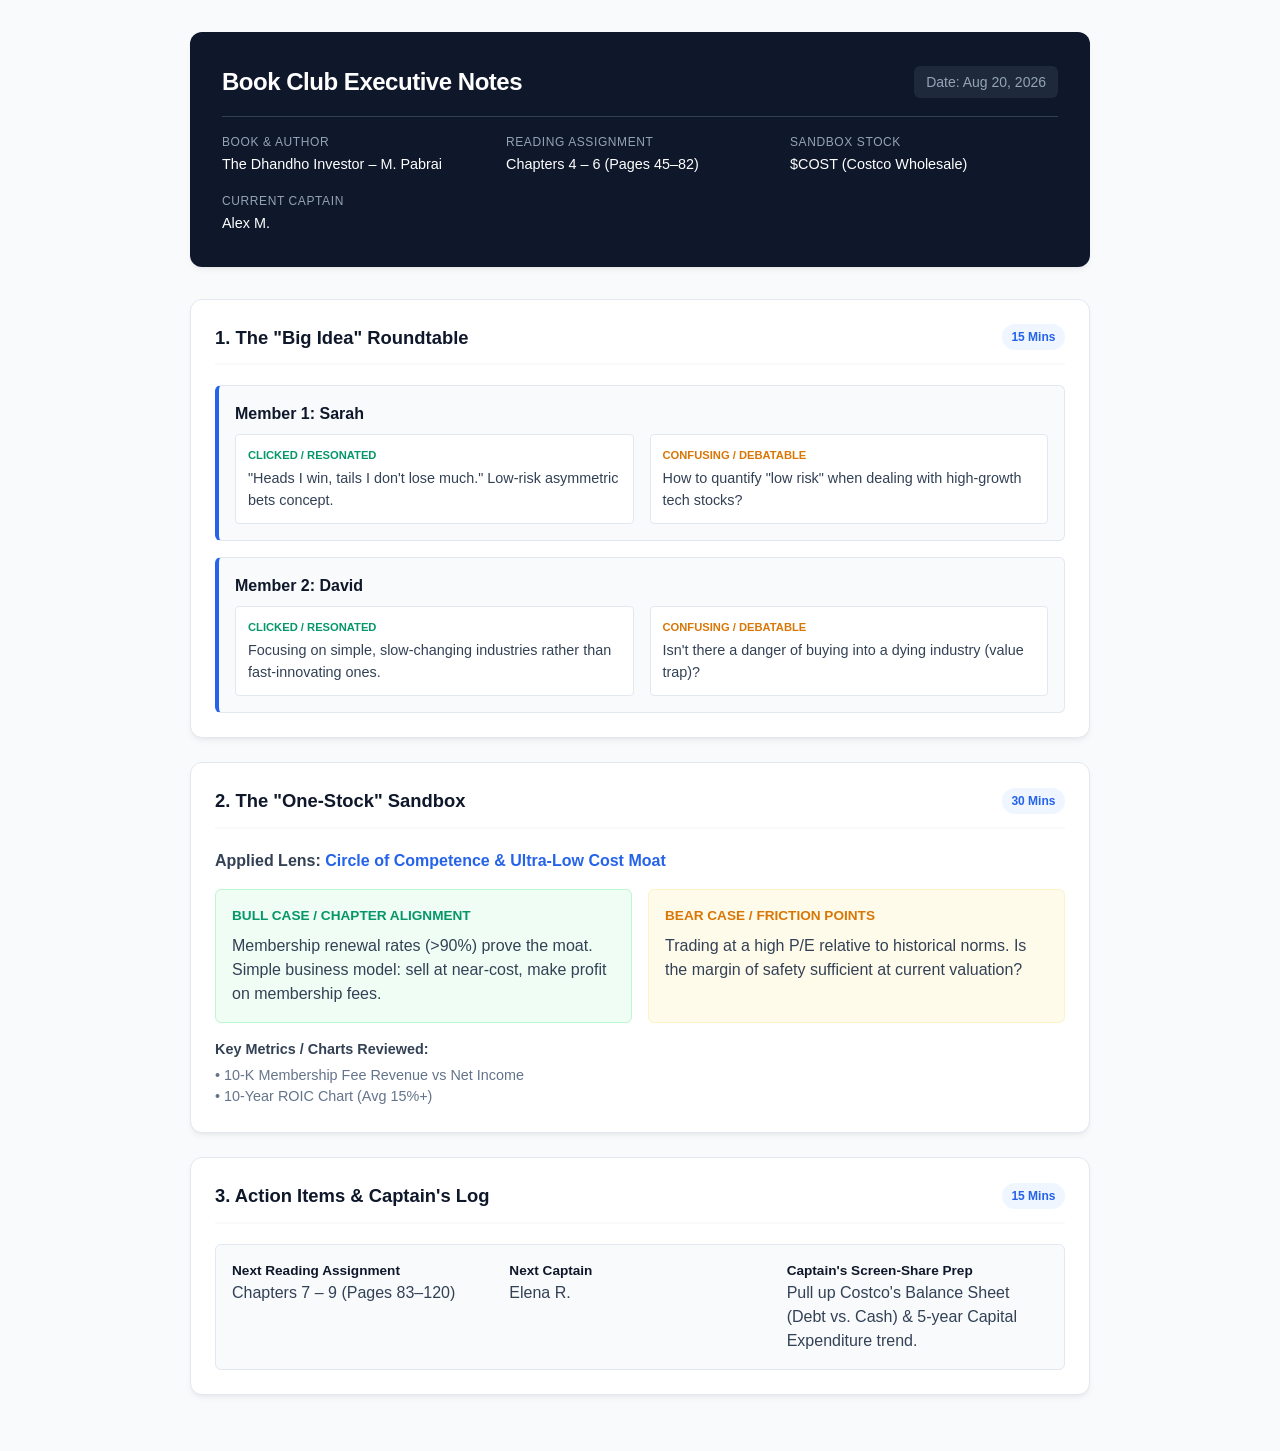
<file: html/meeting_template.html>
<!DOCTYPE html>
<html lang="en">
<head>
  <meta charset="UTF-8">
  <meta name="viewport" content="width=device-width, initial-scale=1.0">
  <title>Book Club Executive Notes</title>
  <style>
    :root {
      --bg-main: #f8fafc;
      --surface: #ffffff;
      --primary-dark: #0f172a;
      --accent-blue: #2563eb;
      --accent-amber: #d97706;
      --accent-green: #059669;
      --text-main: #334155;
      --text-muted: #64748b;
      --border-color: #e2e8f0;
      --shadow: 0 4px 6px -1px rgba(0, 0, 0, 0.05), 0 2px 4px -2px rgba(0, 0, 0, 0.05);
    }

    * {
      box-sizing: border-box;
      margin: 0;
      padding: 0;
    }

    body {
      font-family: -apple-system, BlinkMacSystemFont, "Segoe UI", Roboto, Helvetica, Arial, sans-serif;
      background-color: var(--bg-main);
      color: var(--text-main);
      line-height: 1.5;
      padding: 2rem 1rem;
    }

    .container {
      max-width: 900px;
      margin: 0 auto;
    }

    /* Executive Header */
    header {
      background: var(--primary-dark);
      color: white;
      padding: 2rem;
      border-radius: 12px;
      margin-bottom: 2rem;
      box-shadow: var(--shadow);
    }

    .header-top {
      display: flex;
      justify-content: space-between;
      align-items: center;
      border-bottom: 1px solid #334155;
      padding-bottom: 1rem;
      margin-bottom: 1rem;
    }

    .header-top h1 {
      font-size: 1.5rem;
      font-weight: 700;
      letter-spacing: -0.02em;
    }

    .date-badge {
      background: #1e293b;
      padding: 0.35rem 0.75rem;
      border-radius: 6px;
      font-size: 0.875rem;
      color: #94a3b8;
    }

    .meta-grid {
      display: grid;
      grid-template-columns: repeat(auto-fit, minmax(200px, 1fr));
      gap: 1rem;
      font-size: 0.9rem;
    }

    .meta-item span {
      display: block;
      color: #94a3b8;
      font-size: 0.75rem;
      text-transform: uppercase;
      letter-spacing: 0.05em;
      margin-bottom: 0.2rem;
    }

    /* Section Cards */
    .card {
      background: var(--surface);
      border: 1px solid var(--border-color);
      border-radius: 12px;
      padding: 1.5rem;
      margin-bottom: 1.5rem;
      box-shadow: var(--shadow);
    }

    .card-header {
      display: flex;
      align-items: center;
      justify-content: space-between;
      margin-bottom: 1.25rem;
      padding-bottom: 0.75rem;
      border-bottom: 2px solid var(--bg-main);
    }

    .card-title {
      font-size: 1.15rem;
      font-weight: 700;
      color: var(--primary-dark);
      display: flex;
      align-items: center;
      gap: 0.5rem;
    }

    .time-badge {
      font-size: 0.75rem;
      font-weight: 600;
      padding: 0.25rem 0.6rem;
      border-radius: 20px;
      background: #eff6ff;
      color: var(--accent-blue);
    }

    /* Section 1: Roundtable Layout */
    .member-grid {
      display: grid;
      gap: 1rem;
    }

    .member-row {
      background: #f8fafc;
      border: 1px solid var(--border-color);
      border-left: 4px solid var(--accent-blue);
      border-radius: 6px;
      padding: 1rem;
    }

    .member-name {
      font-weight: 700;
      color: var(--primary-dark);
      margin-bottom: 0.5rem;
    }

    .insight-group {
      display: grid;
      grid-template-columns: 1fr 1fr;
      gap: 1rem;
      font-size: 0.9rem;
    }

    @media (max-width: 600px) {
      .insight-group { grid-template-columns: 1fr; }
    }

    .insight-box {
      background: white;
      padding: 0.75rem;
      border-radius: 4px;
      border: 1px solid var(--border-color);
    }

    .insight-box label {
      display: block;
      font-size: 0.7rem;
      font-weight: 700;
      text-transform: uppercase;
      margin-bottom: 0.25rem;
    }

    .resonated label { color: var(--accent-green); }
    .confusing label { color: var(--accent-amber); }

    /* Section 2: Sandbox Layout */
    .sandbox-split {
      display: grid;
      grid-template-columns: 1fr 1fr;
      gap: 1rem;
      margin-top: 1rem;
    }

    @media (max-width: 600px) {
      .sandbox-split { grid-template-columns: 1fr; }
    }

    .bull-box {
      background: #f0fdf4;
      border: 1px solid #bbf7d0;
      border-radius: 6px;
      padding: 1rem;
    }

    .bear-box {
      background: #fffbeb;
      border: 1px solid #fef3c7;
      border-radius: 6px;
      padding: 1rem;
    }

    .box-title {
      font-size: 0.85rem;
      font-weight: 700;
      text-transform: uppercase;
      margin-bottom: 0.5rem;
    }

    .bull-box .box-title { color: var(--accent-green); }
    .bear-box .box-title { color: var(--accent-amber); }

    /* Section 3: Action Items */
    .action-grid {
      display: grid;
      grid-template-columns: repeat(auto-fit, minmax(250px, 1fr));
      gap: 1rem;
      background: #f8fafc;
      padding: 1rem;
      border-radius: 6px;
      border: 1px solid var(--border-color);
    }

    .action-item strong {
      display: block;
      color: var(--primary-dark);
      font-size: 0.85rem;
    }

    /* Interactive Input Support */
    [contenteditable="true"] {
      outline: none;
      transition: background 0.2s ease;
    }

    [contenteditable="true"]:hover, [contenteditable="true"]:focus {
      background: #f1f5f9;
      border-radius: 4px;
    }

    /* Print Styles */
    @media print {
      body { background: white; padding: 0; }
      .card, header { box-shadow: none; border: 1px solid #ccc; }
    }
  </style>
</head>
<body>

<div class="container">

  <!-- EXECUTIVE HEADER -->
  <header>
    <div class="header-top">
      <h1 contenteditable="true">Book Club Executive Notes</h1>
      <div class="date-badge" contenteditable="true">Date: Aug 20, 2026</div>
    </div>
    <div class="meta-grid">
      <div class="meta-item">
        <span>Book & Author</span>
        <div contenteditable="true">The Dhandho Investor – M. Pabrai</div>
      </div>
      <div class="meta-item">
        <span>Reading Assignment</span>
        <div contenteditable="true">Chapters 4 – 6 (Pages 45–82)</div>
      </div>
      <div class="meta-item">
        <span>Sandbox Stock</span>
        <div contenteditable="true">$COST (Costco Wholesale)</div>
      </div>
      <div class="meta-item">
        <span>Current Captain</span>
        <div contenteditable="true">Alex M.</div>
      </div>
    </div>
  </header>

  <!-- SECTION 1: ROUNDTABLE -->
  <div class="card">
    <div class="card-header">
      <div class="card-title">1. The "Big Idea" Roundtable</div>
      <span class="time-badge">15 Mins</span>
    </div>
    <div class="member-grid">
      
      <!-- Member 1 -->
      <div class="member-row">
        <div class="member-name" contenteditable="true">Member 1: Sarah</div>
        <div class="insight-group">
          <div class="insight-box resonated">
            <label>Clicked / Resonated</label>
            <div contenteditable="true">"Heads I win, tails I don't lose much." Low-risk asymmetric bets concept.</div>
          </div>
          <div class="insight-box confusing">
            <label>Confusing / Debatable</label>
            <div contenteditable="true">How to quantify "low risk" when dealing with high-growth tech stocks?</div>
          </div>
        </div>
      </div>

      <!-- Member 2 -->
      <div class="member-row">
        <div class="member-name" contenteditable="true">Member 2: David</div>
        <div class="insight-group">
          <div class="insight-box resonated">
            <label>Clicked / Resonated</label>
            <div contenteditable="true">Focusing on simple, slow-changing industries rather than fast-innovating ones.</div>
          </div>
          <div class="insight-box confusing">
            <label>Confusing / Debatable</label>
            <div contenteditable="true">Isn't there a danger of buying into a dying industry (value trap)?</div>
          </div>
        </div>
      </div>

    </div>
  </div>

  <!-- SECTION 2: ONE-STOCK SANDBOX -->
  <div class="card">
    <div class="card-header">
      <div class="card-title">2. The "One-Stock" Sandbox</div>
      <span class="time-badge">30 Mins</span>
    </div>
    
    <div style="margin-bottom: 1rem;">
      <strong>Applied Lens:</strong> 
      <span contenteditable="true" style="color: var(--accent-blue); font-weight: 600;">Circle of Competence & Ultra-Low Cost Moat</span>
    </div>

    <div class="sandbox-split">
      <div class="bull-box">
        <div class="box-title">Bull Case / Chapter Alignment</div>
        <div contenteditable="true">
          Membership renewal rates (>90%) prove the moat. Simple business model: sell at near-cost, make profit on membership fees.
        </div>
      </div>
      <div class="bear-box">
        <div class="box-title">Bear Case / Friction Points</div>
        <div contenteditable="true">
          Trading at a high P/E relative to historical norms. Is the margin of safety sufficient at current valuation?
        </div>
      </div>
    </div>

    <div style="margin-top: 1rem; font-size: 0.9rem;">
      <strong>Key Metrics / Charts Reviewed:</strong>
      <div contenteditable="true" style="margin-top: 0.25rem; color: var(--text-muted);">
        • 10-K Membership Fee Revenue vs Net Income<br>
        • 10-Year ROIC Chart (Avg 15%+)
      </div>
    </div>
  </div>

  <!-- SECTION 3: CAPTAIN'S LOG -->
  <div class="card">
    <div class="card-header">
      <div class="card-title">3. Action Items & Captain's Log</div>
      <span class="time-badge">15 Mins</span>
    </div>
    
    <div class="action-grid">
      <div class="action-item">
        <strong>Next Reading Assignment</strong>
        <div contenteditable="true">Chapters 7 – 9 (Pages 83–120)</div>
      </div>
      <div class="action-item">
        <strong>Next Captain</strong>
        <div contenteditable="true">Elena R.</div>
      </div>
      <div class="action-item">
        <strong>Captain's Screen-Share Prep</strong>
        <div contenteditable="true">Pull up Costco's Balance Sheet (Debt vs. Cash) & 5-year Capital Expenditure trend.</div>
      </div>
    </div>
  </div>

</div>

</body>
</html>
</file>
<file: styles.css>
:root {
  --bg-main: #f8fafc;
  --surface: #ffffff;
  --primary-dark: #0f172a;
  --accent-blue: #2563eb;
  --accent-amber: #d97706;
  --accent-green: #059669;
  --text-main: #334155;
  --text-muted: #64748b;
  --border-color: #e2e8f0;
  --shadow: 0 4px 6px -1px rgba(0, 0, 0, 0.05), 0 2px 4px -2px rgba(0, 0, 0, 0.05);
}

* {
  box-sizing: border-box;
  margin: 0;
  padding: 0;
}

body {
  font-family: -apple-system, BlinkMacSystemFont, "Segoe UI", Roboto, Helvetica, Arial, sans-serif;
  background-color: var(--bg-main);
  color: var(--text-main);
  line-height: 1.5;
  padding: 2rem 1rem;
}

.container {
  max-width: 900px;
  margin: 0 auto;
}

/* Base Form Controls */
input, textarea {
  font-family: inherit;
  font-size: 0.9rem;
  color: var(--text-main);
  border: 1px solid var(--border-color);
  border-radius: 6px;
  padding: 0.55rem;
  width: 100%;
  background: white;
  transition: border-color 0.2s, box-shadow 0.2s;
}

input:focus, textarea:focus {
  outline: none;
  border-color: var(--accent-blue);
  box-shadow: 0 0 0 3px rgba(37, 99, 235, 0.1);
}

textarea {
  resize: vertical;
}

/* Section 2 Tall Textareas */
.tall-textarea {
  min-height: 160px;
  font-size: 0.92rem;
  line-height: 1.6;
}

/* Buttons */
.add-btn {
  display: inline-block;
  margin-top: 1rem;
  background: #eff6ff;
  color: var(--accent-blue);
  border: 1px dashed var(--accent-blue);
  padding: 0.6rem 1.2rem;
  border-radius: 6px;
  font-weight: 600;
  font-size: 0.875rem;
  cursor: pointer;
  width: 100%;
  transition: background 0.2s;
}

.add-btn:hover {
  background: #dbeafe;
}

.next-page-container {
  margin-top: 1.25rem;
  padding-top: 1rem;
  border-top: 1px solid var(--border-color);
  text-align: right;
}

.action-btn {
  background: var(--accent-blue);
  color: white;
  border: none;
  padding: 0.65rem 1.25rem;
  border-radius: 6px;
  font-weight: 600;
  font-size: 0.875rem;
  cursor: pointer;
  transition: background 0.2s;
}

.action-btn:hover {
  background: #1d4ed8;
}

/* Executive Header */
header {
  background: var(--primary-dark);
  color: white;
  padding: 2rem;
  border-radius: 12px;
  margin-bottom: 1.5rem;
  box-shadow: var(--shadow);
}

.header-top {
  display: flex;
  justify-content: space-between;
  align-items: center;
  border-bottom: 1px solid #334155;
  padding-bottom: 1rem;
  margin-bottom: 1rem;
  flex-wrap: wrap;
  gap: 0.5rem;
}

.header-top h1 {
  font-size: 1.5rem;
  font-weight: 700;
  letter-spacing: -0.02em;
}

.date-badge {
  display: flex;
  align-items: center;
  gap: 0.5rem;
  font-size: 0.875rem;
  color: #94a3b8;
}

.header-input-date {
  background: #1e293b;
  color: #ffffff;
  border: 1px solid #334155;
  padding: 0.25rem 0.5rem;
}

.meta-grid {
  display: grid;
  grid-template-columns: repeat(auto-fit, minmax(200px, 1fr));
  gap: 1rem;
}

.meta-item label, .action-item label, .metrics-section label, .applied-lens-group label {
  display: block;
  color: #94a3b8;
  font-size: 0.75rem;
  text-transform: uppercase;
  letter-spacing: 0.05em;
  margin-bottom: 0.3rem;
  font-weight: 600;
}

.action-item label, .metrics-section label, .applied-lens-group label {
  color: var(--text-muted);
}

.header-input {
  background: #1e293b;
  color: #ffffff;
  border: 1px solid #334155;
  font-weight: 500;
}

/* First Principles Banner */
.principles-card {
  background: #f0f9ff;
  border: 1px solid #bae6fd;
  border-left: 4px solid var(--accent-blue);
  border-radius: 8px;
  padding: 1.25rem;
  margin-bottom: 1.5rem;
  box-shadow: var(--shadow);
}

.principles-title {
  font-weight: 700;
  color: #0369a1;
  font-size: 0.95rem;
  margin-bottom: 0.5rem;
}

.principles-list {
  padding-left: 1.25rem;
  font-size: 0.875rem;
  color: #334155;
}

.principles-list li {
  margin-bottom: 0.3rem;
}

/* 5 Rules Card */
.rules-card {
  background: #f0fdf4;
  border: 1px solid #bbf7d0;
  border-left: 4px solid var(--accent-green);
  border-radius: 8px;
  padding: 1.25rem;
  margin-bottom: 1.5rem;
  box-shadow: var(--shadow);
}

.rules-title {
  font-weight: 700;
  color: #15803d;
  font-size: 0.95rem;
  margin-bottom: 0.75rem;
}

.rules-grid {
  display: grid;
  grid-template-columns: repeat(auto-fit, minmax(220px, 1fr));
  gap: 0.75rem;
  font-size: 0.85rem;
}

.rule-item {
  background: #ffffff;
  padding: 0.6rem 0.8rem;
  border-radius: 6px;
  border: 1px solid #dcfce7;
}

.rule-item.full-width {
  grid-column: 1 / -1;
}

/* Section Cards */
.card {
  background: var(--surface);
  border: 1px solid var(--border-color);
  border-radius: 12px;
  padding: 1.5rem;
  margin-bottom: 1.5rem;
  box-shadow: var(--shadow);
}

.card-header {
  display: flex;
  align-items: center;
  justify-content: space-between;
  margin-bottom: 1.25rem;
  padding-bottom: 0.75rem;
  border-bottom: 2px solid var(--bg-main);
}

.card-title {
  font-size: 1.15rem;
  font-weight: 700;
  color: var(--primary-dark);
}

.time-badge {
  font-size: 0.75rem;
  font-weight: 600;
  padding: 0.25rem 0.6rem;
  border-radius: 20px;
  background: #eff6ff;
  color: var(--accent-blue);
}

/* Section 1: Roundtable Layout */
.member-grid {
  display: grid;
  gap: 1.25rem;
}

.member-row {
  background: #f8fafc;
  border: 1px solid var(--border-color);
  border-left: 4px solid var(--accent-blue);
  border-radius: 6px;
  padding: 1rem;
}

.member-name-group {
  display: flex;
  align-items: center;
  gap: 0.5rem;
  margin-bottom: 0.75rem;
}

.member-name-group label {
  font-weight: 700;
  font-size: 0.85rem;
  color: var(--primary-dark);
  white-space: nowrap;
}

.member-input {
  max-width: 250px;
  font-weight: 600;
}

.insight-group {
  display: grid;
  grid-template-columns: 1fr 1fr;
  gap: 1rem;
}

@media (max-width: 600px) {
  .insight-group { grid-template-columns: 1fr; }
}

.insight-box {
  background: white;
  padding: 0.75rem;
  border-radius: 4px;
  border: 1px solid var(--border-color);
}

.insight-box label {
  display: block;
  font-size: 0.7rem;
  font-weight: 700;
  text-transform: uppercase;
  margin-bottom: 0.25rem;
}

.resonated label { color: var(--accent-green); }
.confusing label { color: var(--accent-amber); }

/* Section 2: Sandbox Layout */
.applied-lens-group {
  margin-bottom: 1rem;
}

.sandbox-split {
  display: grid;
  grid-template-columns: 1fr 1fr;
  gap: 1rem;
}

@media (max-width: 600px) {
  .sandbox-split { grid-template-columns: 1fr; }
}

.bull-box {
  background: #f0fdf4;
  border: 1px solid #bbf7d0;
  border-radius: 6px;
  padding: 1rem;
}

.bear-box {
  background: #fffbeb;
  border: 1px solid #fef3c7;
  border-radius: 6px;
  padding: 1rem;
}

.box-title {
  font-size: 0.85rem;
  font-weight: 700;
  text-transform: uppercase;
  margin-bottom: 0.5rem;
}

.bull-box .box-title { color: var(--accent-green); }
.bear-box .box-title { color: var(--accent-amber); }

.metrics-section {
  margin-top: 1rem;
}

/* Section 3: Action Items */
.action-grid {
  display: grid;
  grid-template-columns: repeat(auto-fit, minmax(220px, 1fr));
  gap: 1rem;
  background: #f8fafc;
  padding: 1rem;
  border-radius: 6px;
  border: 1px solid var(--border-color);
}

.action-item.full-width {
  grid-column: 1 / -1;
}

/* Print Styles */
@media print {
  body { background: white; padding: 0; }
  .card, header, .principles-card, .rules-card { box-shadow: none; border: 1px solid #ccc; }
  input, textarea { border: none; background: transparent; padding: 0; }
  .add-btn, .next-page-container { display: none; }
}

.next-page-container {
  margin-top: 1.25rem;
  padding-top: 1rem;
  border-top: 1px solid var(--border-color);
  display: flex;
  justify-content: flex-end;
  gap: 0.75rem;
  flex-wrap: wrap;
}

.save-btn {
  background: var(--accent-green);
}

.save-btn:hover {
  background: #047857;
}

/* Member Header & Inline Toolbar */
.member-header-bar {
  display: flex;
  justify-content: space-between;
  align-items: center;
  margin-bottom: 0.75rem;
  flex-wrap: wrap;
  gap: 0.5rem;
}

.member-controls {
  display: flex;
  gap: 0.35rem;
}

.icon-btn {
  background: #ffffff;
  border: 1px solid var(--border-color);
  border-radius: 4px;
  padding: 0.25rem 0.5rem;
  font-size: 0.85rem;
  cursor: pointer;
  transition: background 0.2s, border-color 0.2s;
}

.icon-btn:hover {
  background: #f1f5f9;
  border-color: #cbd5e1;
}

.delete-btn:hover {
  background: #fef2f2;
  border-color: #fca5a5;
}
</file>
